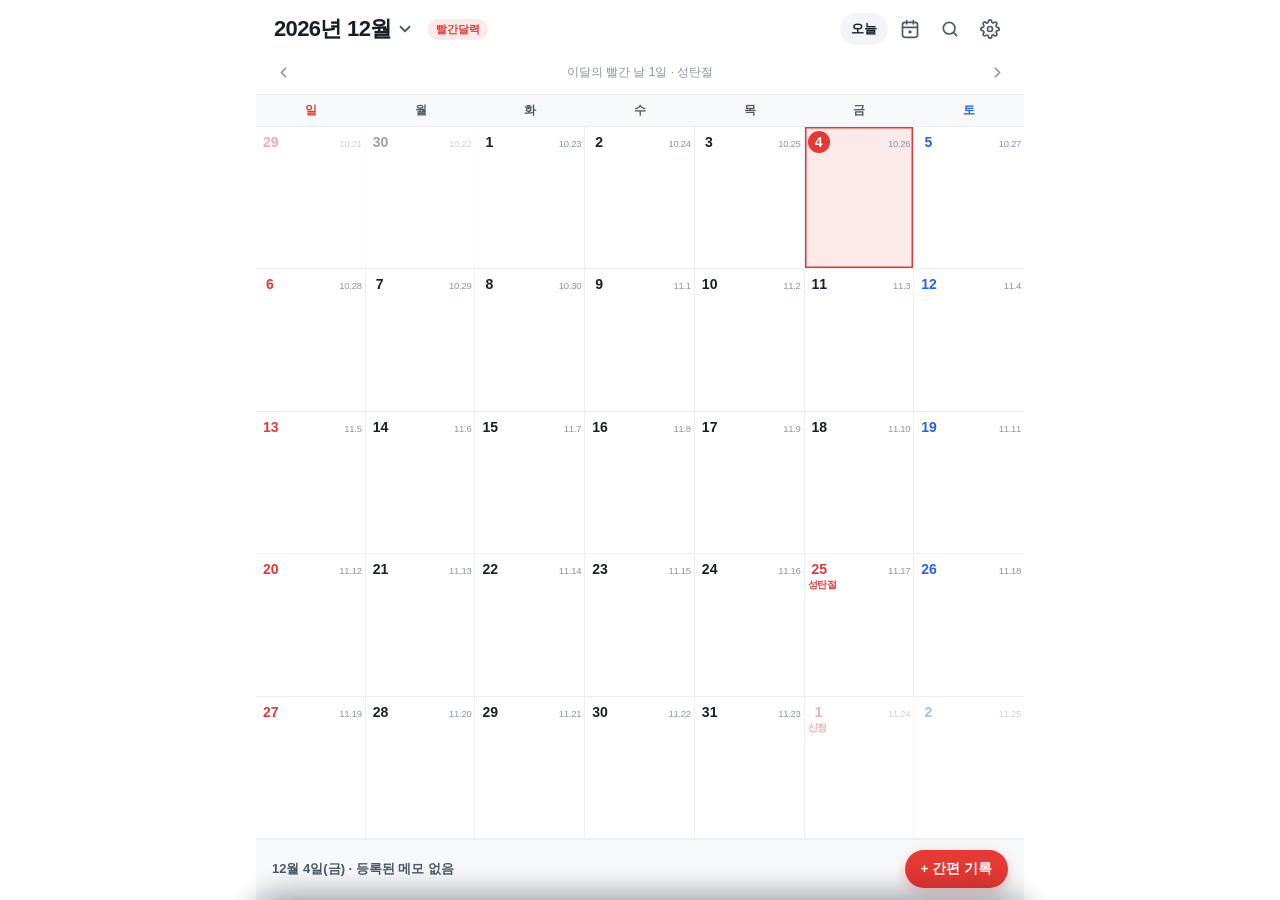
<file: index.html>
<!DOCTYPE html>
<html lang="ko">
<head>
  <meta charset="UTF-8">
  <meta name="viewport" content="width=device-width, initial-scale=1.0, maximum-scale=1.0, user-scalable=no, viewport-fit=cover">
  <meta name="apple-mobile-web-app-capable" content="yes">
  <meta name="mobile-web-app-capable" content="yes">
  <meta name="apple-mobile-web-app-status-bar-style" content="default">
  <meta name="apple-mobile-web-app-title" content="빨간달력">
  <meta name="theme-color" content="#FFFFFF" id="metaThemeColor">
  <meta name="format-detection" content="telephone=no">
  <title>빨간달력</title>
  <link rel="manifest" href="./manifest.json">
  <link rel="icon" type="image/svg+xml" href="./icon.svg">
  <link rel="apple-touch-icon" sizes="180x180" href="./icon.svg" id="appleTouchIcon">
  <link rel="stylesheet" href="./styles.css">
</head>
<body>
  <div class="app-shell" id="appShell">
    <!-- 상단 헤더 (노치 / 다이내믹 아일랜드 Safe Area 반영) -->
    <header class="top-bar">
      <div class="top-bar-left">
        <button type="button" class="month-Trigger" id="monthPickerBtn" aria-label="연도 및 월 선택">
          <span class="month-title" id="currentMonthLabel">2026년 11월</span>
          <svg class="chevron-icon" viewBox="0 0 20 20" fill="none" aria-hidden="true">
            <path d="M5 7.5L10 12.5L15 7.5" stroke="currentColor" stroke-width="2" stroke-linecap="round" stroke-linejoin="round"/>
          </svg>
        </button>
        <span class="app-SubBadge" id="appBrandBadge">빨간달력</span>
      </div>

      <div class="top-bar-actions">
        <button type="button" class="pill-btn today-btn" id="goTodayBtn" aria-label="오늘 날짜로 이동">오늘</button>
        <button type="button" class="icon-btn" id="openGiftBtn" aria-label="선물 메시지 보기" hidden>
          <svg viewBox="0 0 24 24" fill="none" stroke="currentColor" stroke-width="2" stroke-linecap="round" stroke-linejoin="round">
            <polyline points="20 12 20 22 4 22 4 12"></polyline>
            <rect x="2" y="7" width="20" height="5" rx="1"></rect>
            <line x1="12" y1="22" x2="12" y2="7"></line>
            <path d="M12 7H7.5a2.5 2.5 0 0 1 0-5C11 2 12 7 12 7z"></path>
            <path d="M12 7h4.5a2.5 2.5 0 0 0 0-5C13 2 12 7 12 7z"></path>
          </svg>
        </button>
        <button type="button" class="icon-btn" id="openHolidaysBtn" aria-label="연간 빨간 날 모아보기" title="빨간날 모아보기">
          <svg viewBox="0 0 24 24" fill="none" stroke="currentColor" stroke-width="2" stroke-linecap="round" stroke-linejoin="round">
            <rect x="3" y="4" width="18" height="18" rx="3"></rect>
            <line x1="16" y1="2" x2="16" y2="6"></line>
            <line x1="8" y1="2" x2="8" y2="6"></line>
            <line x1="3" y1="10" x2="21" y2="10"></line>
            <circle cx="12" cy="15.5" r="2" fill="currentColor" stroke="none"></circle>
          </svg>
        </button>
        <button type="button" class="icon-btn" id="openSearchBtn" aria-label="일정 및 공휴일 검색">
          <svg viewBox="0 0 24 24" fill="none" stroke="currentColor" stroke-width="2" stroke-linecap="round" stroke-linejoin="round">
            <circle cx="11" cy="11" r="7"></circle>
            <line x1="20" y1="20" x2="16.35" y2="16.35"></line>
          </svg>
        </button>
        <button type="button" class="icon-btn" id="openSettingsBtn" aria-label="설정 및 데이터 백업">
          <svg viewBox="0 0 24 24" fill="none" stroke="currentColor" stroke-width="2" stroke-linecap="round" stroke-linejoin="round">
            <circle cx="12" cy="12" r="3"></circle>
            <path d="M19.4 15a1.65 1.65 0 0 0 .33 1.82l.06.06a2 2 0 1 1-2.83 2.83l-.06-.06a1.65 1.65 0 0 0-1.82-.33 1.65 1.65 0 0 0-1 1.51V21a2 2 0 1 1-4 0v-.09A1.65 1.65 0 0 0 9 19.4a1.65 1.65 0 0 0-1.82.33l-.06.06a2 2 0 1 1-2.83-2.83l.06-.06a1.65 1.65 0 0 0 .33-1.82 1.65 1.65 0 0 0-1.51-1H3a2 2 0 1 1 0-4h.09A1.65 1.65 0 0 0 4.6 9a1.65 1.65 0 0 0-.33-1.82l-.06-.06a2 2 0 1 1 2.83-2.83l.06.06a1.65 1.65 0 0 0 1.82.33H9a1.65 1.65 0 0 0 1-1.51V3a2 2 0 1 1 4 0v.09a1.65 1.65 0 0 0 1 1.51 1.65 1.65 0 0 0 1.82-.33l.06-.06a2 2 0 1 1 2.83 2.83l-.06.06a1.65 1.65 0 0 0-.33 1.82V9a1.65 1.65 0 0 0 1.51 1H21a2 2 0 1 1 0 4h-.09a1.65 1.65 0 0 0-1.51 1z"></path>
          </svg>
        </button>
      </div>
    </header>

    <!-- 월 이동 보조 네비게이션 및 이달의 요약 바 -->
    <div class="month-subbar">
      <button type="button" class="nav-arrow-btn" id="prevMonthBtn" aria-label="이전 달">
        <svg viewBox="0 0 20 20" fill="none"><path d="M12.5 15L7.5 10L12.5 5" stroke="currentColor" stroke-width="2" stroke-linecap="round" stroke-linejoin="round"/></svg>
      </button>
      <div class="month-summary-text" id="monthSummaryText">이달의 빨간 날과 일정을 한눈에 확인하세요</div>
      <button type="button" class="nav-arrow-btn" id="nextMonthBtn" aria-label="다음 달">
        <svg viewBox="0 0 20 20" fill="none"><path d="M7.5 15L12.5 10L7.5 5" stroke="currentColor" stroke-width="2" stroke-linecap="round" stroke-linejoin="round"/></svg>
      </button>
    </div>

    <!-- 요일 헤더 -->
    <div class="weekday-header" role="row">
      <div class="weekday-cell sun">일</div>
      <div class="weekday-cell">월</div>
      <div class="weekday-cell">화</div>
      <div class="weekday-cell">수</div>
      <div class="weekday-cell">목</div>
      <div class="weekday-cell">금</div>
      <div class="weekday-cell sat">토</div>
    </div>

    <!-- 월간 달력 그리드 (좌우 스와이프 지원) -->
    <main class="calendar-viewport" id="calendarViewport">
      <div class="calendar-weeks" id="calendarWeeks" role="grid" aria-label="월간 달력"></div>
    </main>

    <!-- 하단 빠른 요약 바 (Safe Area 반영) -->
    <footer class="bottom-quick-bar" id="bottomQuickBar">
      <div class="quick-bar-info" id="selectedDayPreview">날짜를 탭하면 바로 메모할 수 있어요</div>
      <button type="button" class="quick-add-fab" id="quickOpenSheetBtn" aria-label="선택한 날짜에 바로 메모 작성">
        <span>+ 간편 기록</span>
      </button>
    </footer>
  </div>

  <!-- 공통 딤 백드롭 -->
  <div class="sheet-backdrop" id="sheetBackdrop" hidden></div>

  <!-- 1. 날짜별 초간편 메모·일정 바텀시트 -->
  <section class="bottom-sheet" id="dayBottomSheet" aria-hidden="true" role="dialog" aria-labelledby="sheetDateTitle">
    <div class="sheet-drag-zone" id="daySheetDragHandle">
      <span class="sheet-handle-bar"></span>
    </div>

    <div class="sheet-header">
      <div>
        <div class="sheet-date-row">
          <h2 class="sheet-date-title" id="sheetDateTitle">11월 20일 (금)</h2>
          <span class="sheet-dday-chip" id="sheetDdayChip">오늘</span>
        </div>
        <div class="sheet-sub-meta" id="sheetSubMeta">음력 10.12</div>
      </div>
      <button type="button" class="sheet-close-btn" data-close-sheet aria-label="닫기">✕</button>
    </div>

    <!-- 초간편 1줄 입력 폼 -->
    <form class="quick-memo-form" id="quickMemoForm" autocomplete="off">
      <input type="hidden" id="editingItemId" value="">
      <div class="quick-input-row">
        <button type="button" class="color-dot-trigger" id="activeColorDotBtn" aria-label="색상 태그 변경" title="색상 선택"></button>
        <input
          type="text"
          class="quick-text-input"
          id="quickMemoInput"
          placeholder="할 일이나 메모를 입력하고 저장을 탭하세요"
          maxlength="120"
        >
        <button type="submit" class="quick-save-btn" id="quickSaveBtn">저장</button>
      </div>

      <div class="quick-form-toolbar">
        <div class="color-palette-inline" id="colorPaletteInline"></div>
        <button type="button" class="toggle-detail-btn" id="toggleDetailOptionsBtn" aria-expanded="false">
          기간·반복·메모 설정 ▾
        </button>
      </div>

      <!-- 확장 상세 옵션 (연속 일정, 반복 일정, 보조 메모) -->
      <div class="detail-options-panel" id="detailOptionsPanel" hidden>
        <div class="form-field-grid">
          <label class="field-block">
            <span class="field-label">시작일</span>
            <input type="date" id="eventStartDateInput" class="field-input">
          </label>
          <label class="field-block">
            <span class="field-label">종료일 (연속 일정)</span>
            <input type="date" id="eventEndDateInput" class="field-input">
          </label>
        </div>

        <div class="form-field-grid single-col">
          <label class="field-block">
            <span class="field-label">반복 설정</span>
            <select id="eventRepeatSelect" class="field-input">
              <option value="none">반복 안 함</option>
              <option value="yearly-solar">매년 반복 (양력 기념일·생일)</option>
              <option value="yearly-lunar">매년 반복 (음력 생일·기일 자동 환산)</option>
              <option value="monthly">매월 같은 날 반복</option>
              <option value="weekly">매주 같은 요일 반복</option>
            </select>
          </label>
        </div>

        <label class="field-block">
          <span class="field-label">상세 메모 (선택)</span>
          <textarea id="eventNoteInput" class="field-textarea" rows="2" placeholder="장소, 준비물, 간단한 메모를 남겨보세요" maxlength="500"></textarea>
        </label>

        <div class="edit-cancel-row" id="editCancelRow" hidden>
          <span class="editing-indicator">기존 일정을 수정 중입니다</span>
          <button type="button" class="text-btn" id="cancelEditBtn">수정 취소</button>
        </div>
      </div>
    </form>

    <!-- 선택한 날짜의 공휴일·일정·메모 리스트 -->
    <div class="sheet-scroll-body" id="dayEventsContainer"></div>
  </section>

  <!-- 2. 빠른 연도·월 이동 바텀시트 -->
  <section class="bottom-sheet compact-sheet" id="monthPickerSheet" aria-hidden="true" role="dialog" aria-labelledby="pickerSheetTitle">
    <div class="sheet-drag-zone">
      <span class="sheet-handle-bar"></span>
    </div>
    <div class="sheet-header">
      <h2 class="sheet-date-title" id="pickerSheetTitle">빠른 연도 · 월 이동</h2>
      <button type="button" class="sheet-close-btn" data-close-sheet aria-label="닫기">✕</button>
    </div>
    <div class="picker-year-selector">
      <button type="button" class="year-step-btn" id="pickerPrevYearBtn" aria-label="이전 연도">‹</button>
      <span class="picker-year-label" id="pickerYearLabel">2026년</span>
      <button type="button" class="year-step-btn" id="pickerNextYearBtn" aria-label="다음 연도">›</button>
    </div>
    <div class="picker-month-grid" id="pickerMonthGrid"></div>
  </section>

  <!-- 3. 연간 빨간 날 모아보기 바텀시트 -->
  <section class="bottom-sheet tall-sheet" id="holidaysSheet" aria-hidden="true" role="dialog" aria-labelledby="holidaysSheetTitle">
    <div class="sheet-drag-zone">
      <span class="sheet-handle-bar"></span>
    </div>
    <div class="sheet-header">
      <div>
        <h2 class="sheet-date-title" id="holidaysSheetTitle">연간 빨간 날 모아보기</h2>
        <p class="sheet-sub-meta" id="holidaysCountSummary">공휴일 및 대체공휴일 전체 일정</p>
      </div>
      <button type="button" class="sheet-close-btn" data-close-sheet aria-label="닫기">✕</button>
    </div>
    <div class="picker-year-selector compact">
      <button type="button" class="year-step-btn" id="holidayPrevYearBtn" aria-label="이전 연도">‹</button>
      <span class="picker-year-label" id="holidayYearLabel">2026년</span>
      <button type="button" class="year-step-btn" id="holidayNextYearBtn" aria-label="다음 연도">›</button>
    </div>
    <div class="sheet-scroll-body" id="yearlyHolidaysList"></div>
  </section>

  <!-- 4. 키워드 검색 바텀시트 -->
  <section class="bottom-sheet tall-sheet" id="searchSheet" aria-hidden="true" role="dialog" aria-labelledby="searchSheetTitle">
    <div class="sheet-drag-zone">
      <span class="sheet-handle-bar"></span>
    </div>
    <div class="sheet-header">
      <h2 class="sheet-date-title" id="searchSheetTitle">일정 · 메모 · 공휴일 검색</h2>
      <button type="button" class="sheet-close-btn" data-close-sheet aria-label="닫기">✕</button>
    </div>
    <div class="search-box-wrap">
      <input type="search" id="searchKeywordInput" class="quick-text-input search-input" placeholder="검색어 입력 (예: 여행, 생일, 추석, 병원)">
    </div>
    <div class="sheet-scroll-body" id="searchResultsList"></div>
  </section>

  <!-- 5. 설정 및 원터치 JSON 백업·복원 바텀시트 -->
  <section class="bottom-sheet tall-sheet" id="settingsSheet" aria-hidden="true" role="dialog" aria-labelledby="settingsSheetTitle">
    <div class="sheet-drag-zone">
      <span class="sheet-handle-bar"></span>
    </div>
    <div class="sheet-header">
      <div>
        <h2 class="sheet-date-title" id="settingsSheetTitle">설정 및 데이터 보관</h2>
        <p class="sheet-sub-meta">화면 표시 설정과 백업·복원을 관리합니다</p>
      </div>
      <button type="button" class="sheet-close-btn" data-close-sheet aria-label="닫기">✕</button>
    </div>

    <div class="sheet-scroll-body settings-body">
      <div class="settings-section">
        <h3 class="settings-heading">포인트 컬러 테마</h3>
        <div class="theme-preset-grid" id="themePresetGrid"></div>
      </div>

      <div class="settings-section">
        <h3 class="settings-heading">달력 표시 옵션</h3>
        <div class="setting-row">
          <span class="setting-label">음력 날짜 표시</span>
          <select id="lunarDisplayModeSelect" class="field-input compact-select">
            <option value="all">매일 표시</option>
            <option value="key">초하루(1일)·보름(15일)만</option>
            <option value="off">표시 안 함</option>
          </select>
        </div>
        <div class="setting-row">
          <span class="setting-label">화면 모드</span>
          <select id="appearanceModeSelect" class="field-input compact-select">
            <option value="system">아이폰 설정 자동 연동</option>
            <option value="light">라이트 모드 고정</option>
            <option value="dark">다크 모드 고정</option>
          </select>
        </div>
      </div>

      <div class="settings-section">
        <h3 class="settings-heading">데이터 백업 및 복원 (기기 내부 저장)</h3>
        <p class="settings-desc">
          모든 메모와 일정은 외부 서버 전송 없이 아이폰 내부에만 안전하게 저장됩니다. Safari 데이터 초기화나 기기 변경에 대비해 주기적으로 백업해 두세요.
        </p>
        <div class="backup-stats" id="backupStatsBox">현재 저장된 일정 0개</div>

        <div class="backup-btn-grid">
          <button type="button" class="action-card-btn primary" id="downloadBackupBtn">
            <strong>JSON 파일 다운로드</strong>
            <span>아이폰 '파일' 앱에 백업 저장</span>
          </button>
          <button type="button" class="action-card-btn" id="copyBackupClipboardBtn">
            <strong>백업 텍스트 복사</strong>
            <span>메모장·나와의 채팅에 붙여넣기</span>
          </button>
        </div>

        <div class="restore-box">
          <div class="restore-mode-row">
            <span class="setting-label">복원 방식</span>
            <select id="restoreModeSelect" class="field-input compact-select">
              <option value="merge">기존 일정 유지 + 합치기</option>
              <option value="replace">백업 데이터로 전체 덮어쓰기</option>
            </select>
          </div>

          <div class="backup-btn-grid">
            <label class="action-card-btn file-label-btn">
              <strong>JSON 파일 불러오기</strong>
              <span>저장해 둔 백업 파일 선택</span>
              <input type="file" id="uploadBackupInput" accept=".json,application/json" hidden>
            </label>
            <button type="button" class="action-card-btn" id="togglePasteRestoreBtn">
              <strong>복사한 텍스트로 복원</strong>
              <span>클립보드 JSON 직접 붙여넣기</span>
            </button>
          </div>

          <div class="paste-restore-area" id="pasteRestoreArea" hidden>
            <textarea id="pasteRestoreTextarea" class="field-textarea" rows="3" placeholder="복사해 둔 백업 JSON 텍스트를 여기에 붙여넣으세요"></textarea>
            <button type="button" class="quick-save-btn full-width-btn" id="applyPasteRestoreBtn">텍스트 데이터 복원 실행</button>
          </div>
        </div>
      </div>

      <div class="settings-section">
        <h3 class="settings-heading">아이폰 홈 화면 설치 안내</h3>
        <p class="settings-desc">
          Safari 하단의 <strong>공유 버튼(□↑)</strong>을 누른 뒤 <strong>'홈 화면에 추가'</strong>를 선택하면 주소창 없는 전체 화면 달력 앱으로 바로 실행됩니다.
        </p>
      </div>
    </div>
  </section>

  <!-- 6. 선물 메시지 모달 카드 -->
  <div class="gift-modal-wrap" id="giftModalWrap" hidden role="dialog" aria-labelledby="giftModalTitle">
    <div class="gift-card">
      <div class="gift-card-badge">SPECIAL CALENDAR</div>
      <h2 class="gift-card-title" id="giftModalTitle">선물 메시지</h2>
      <p class="gift-card-message" id="giftModalMessage"></p>
      <p class="gift-card-sender" id="giftModalSender"></p>
      <button type="button" class="quick-save-btn full-width-btn" id="closeGiftModalBtn">달력 시작하기</button>
    </div>
  </div>

  <!-- 인앱 토스트 알림 -->
  <div class="toast-banner" id="toastBanner" role="status" aria-live="polite" hidden></div>

  <script src="./app.js"></script>
</body>
</html>
</file>
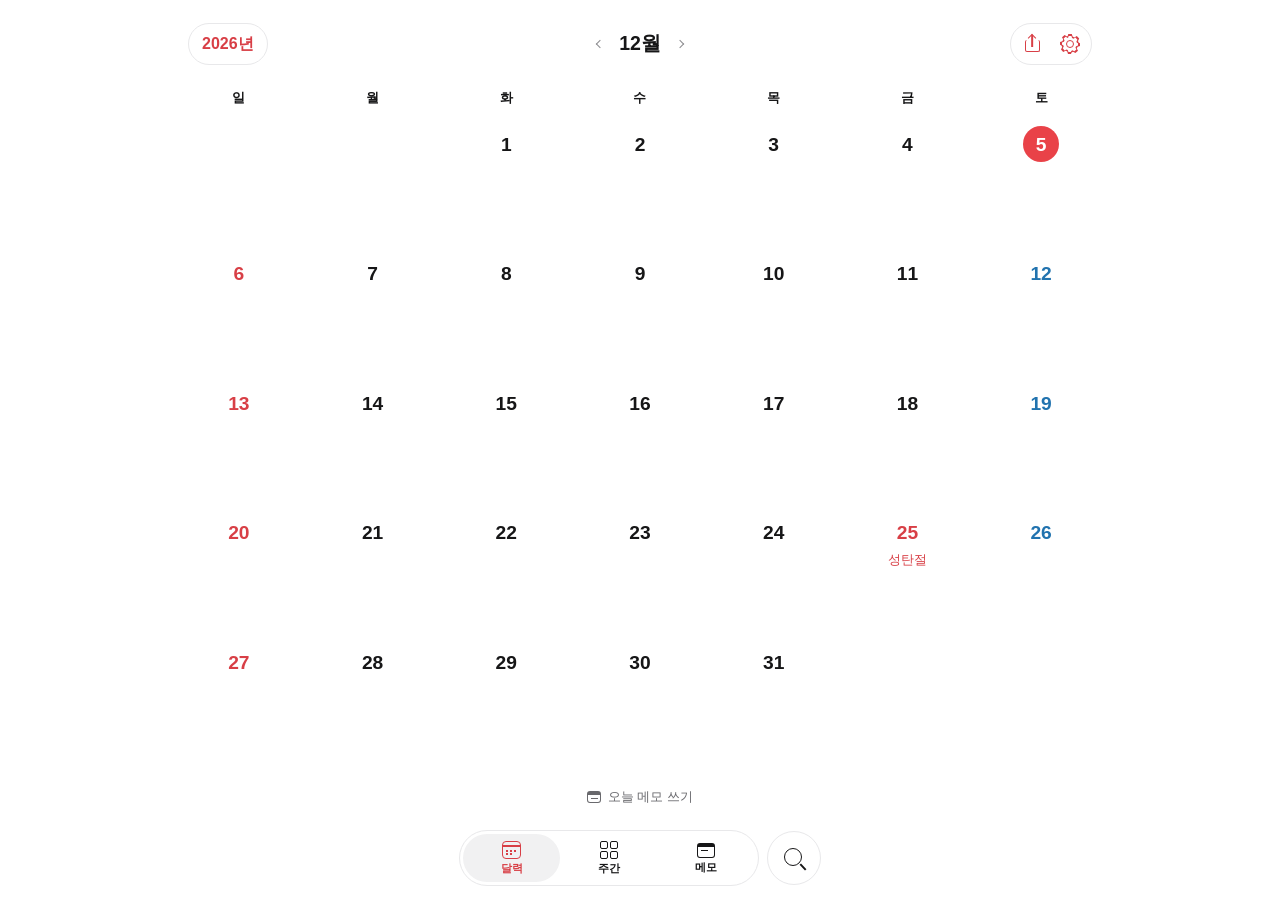
<file: dear-sunwoo/index.html>
<!doctype html>
<html lang="ko">
<head>
<meta charset="utf-8"><meta name="viewport" content="width=device-width,initial-scale=1,viewport-fit=cover">
<meta name="theme-color" content="#ffffff"><meta name="apple-mobile-web-app-capable" content="yes">
<meta name="apple-mobile-web-app-status-bar-style" content="default"><meta name="apple-mobile-web-app-title" content="달편지">
<meta http-equiv="Content-Security-Policy" content="default-src 'self'; script-src 'self' moonletter://app; style-src 'self' moonletter://app; img-src 'self' moonletter://app data:; connect-src 'self' https://moonletter-calendar-gift.aiultramin.chatgpt.site; worker-src 'self'; manifest-src 'self' moonletter://app; object-src 'none'; base-uri 'none'; form-action 'none'">
<meta name="referrer" content="no-referrer">
<title>달편지 · 선우의 달력</title>
<link rel="manifest" href="./manifest.webmanifest"><link rel="apple-touch-icon" href="./icon-180.png"><link rel="icon" href="./icon-192.png"><link rel="stylesheet" href="./month.css">
<script src="./dates.js" defer></script><script src="./pair.js" defer></script><script src="./month.js" defer></script>
</head>
<body>
<div id="appShell">
<header class="top"><button id="pickYear" class="pill year-button" aria-label="연도와 월 선택"><span id="yearLabel"></span></button>
<div class="month-control"><button id="prev" class="arrow" aria-label="이전 달"><i class="chevron left"></i></button><h1><button id="pickMonth" aria-label="월 선택"><span id="monthNumber"></span>월</button></h1><button id="next" class="arrow" aria-label="다음 달"><i class="chevron"></i></button></div>
<div class="pill actions"><button id="shareApp" aria-label="둘이 쓰는 달력과 초대"><i class="share-icon" aria-hidden="true">↑</i></button><button id="settingsOpen" aria-label="설정과 백업"><span class="gear" aria-hidden="true"></span></button></div></header>
<div class="pair-legend" id="pairLegend" hidden aria-label="공유 달력의 일정 색상"><button type="button" id="pairIndicator" aria-label="공유 달력 연결 상태 확인">공유 달력</button><span data-person="dongmin">동민</span><span data-person="sunwoo">선우</span><span data-person="together">함께</span></div>
<main id="main">
<section id="calendarPage" aria-label="월간 달력"><div class="weekdays" aria-hidden="true"><span>일</span><span>월</span><span>화</span><span>수</span><span>목</span><span>금</span><span>토</span></div>
<div id="grid" class="month-grid" role="group" aria-label="날짜 선택"></div>
<button class="daily-memo" id="monthMemo"><span class="note-icon" aria-hidden="true"></span><span id="monthMemoText">오늘 메모 쓰기</span></button></section>
<section id="weekPage" class="panel" hidden aria-label="주간 일정"><div class="page-title"><div><h2>주간</h2><p id="weekPeriod" class="meta"></p></div><div class="week-actions"><button class="secondary" id="weekNew">일정 추가</button><button class="secondary" id="openTasks">할 일</button></div></div><div id="weekList"></div></section>
<section id="tasksPage" class="panel" hidden aria-label="할 일"><div class="page-title"><h2>할 일</h2><button class="secondary" id="backWeek">주간으로</button></div><div class="seg"><button data-filter="open" aria-pressed="true">미완료</button><button data-filter="done" aria-pressed="false">완료한 일정</button></div><p id="taskPeriod" class="meta"></p><div id="taskList" class="list"></div></section>
<section id="memosPage" class="panel" hidden aria-label="메모"><div class="page-title"><h2>메모</h2><button id="newMemo" class="secondary">메모 쓰기</button></div><div id="memoList"></div></section>
<section id="searchPage" class="panel" hidden aria-label="검색"><h2>검색</h2><label class="search-field"><i class="search-icon" aria-hidden="true"></i><input id="query" type="search" placeholder="일정이나 메모 검색" aria-label="일정이나 메모 검색"></label><p id="resultCount" class="meta" aria-live="polite"></p><div id="searchList" class="list"></div></section></main>
<nav class="tabbar" aria-label="주 메뉴"><div class="tab-group"><button data-tab="calendar" aria-current="page"><i class="cal-icon" aria-hidden="true"></i>달력</button><button data-tab="week"><i class="week-icon" aria-hidden="true"><i></i><i></i><i></i><i></i></i>주간</button><button data-tab="memos"><i class="note-icon" aria-hidden="true"></i>메모</button></div><button class="search-tab" data-tab="search" aria-label="검색"><i class="search-icon" aria-hidden="true"></i></button></nav></div>
<dialog id="daySheet" aria-labelledby="dayTitle"><form id="quickForm" class="quick-sheet" autocomplete="off">
<header class="quick-head"><h2 id="dayTitle"></h2><p id="dayMeta" class="meta"></p></header>
<div class="quick-tools"><button id="quickMemoToggle" type="button" class="memo-toggle" aria-expanded="false">📕 메모 추가</button>
<div id="quickEmoji" class="emoji-bar" role="group" aria-label="일정에 이모지 넣기"></div></div>
<div class="quick-scroll">
<div id="quickMemoBox" hidden><label class="visually-hidden" for="quickMemoText">이날 메모</label><textarea id="quickMemoText" class="quick-memo-text" maxlength="2000" rows="2" placeholder="이날 기억할 메모"></textarea></div>
<div id="quickOptions" class="quick-options" hidden><div class="quick-options-title" id="quickOptionTitle"></div>
<div class="two"><label>반복<select id="quickRepeat"><option value="none">반복 안 함</option><option value="daily">매일</option><option value="weekly">매주</option><option value="monthly">매월</option><option value="yearly">매년</option></select></label>
<label>알림<select id="quickReminder"><option value="-1">알림 없음</option><option value="0">시작 시간</option><option value="10">10분 전</option><option value="30">30분 전</option><option value="60">1시간 전</option><option value="1440">하루 전</option></select></label></div>
<p class="micro" id="quickOptionHint"></p></div>
<div id="quickOwners" class="owner-picker" role="group" aria-label="선택한 줄의 주인" hidden><span>누구 일정?</span><button type="button" data-owner="dongmin">동민</button><button type="button" data-owner="sunwoo">선우</button><button type="button" data-owner="together">함께</button></div>
<div id="quickRows" class="quick-rows" role="group" aria-label="일정을 한 줄씩 입력"></div>
</div>
<p class="error quick-error" id="quickError" role="alert" hidden></p>
<footer class="quick-actions"><button id="quickCancel" type="button">취소</button><button id="quickSave" type="submit">저장</button></footer>
</form></dialog>
<dialog id="jump" aria-labelledby="jumpTitle"><form id="jumpForm" class="sheet"><div class="sheet-head"><h2 id="jumpTitle">연도와 월</h2><button type="button" data-close="jump" class="x" aria-label="닫기">×</button></div><div class="two"><label>연도<input id="jumpYear" type="number" inputmode="numeric" min="1900" max="2099" required></label><label>월<select id="jumpMonth"></select></label></div><div class="sheet-actions"><button type="button" id="today" class="secondary">오늘로</button><button class="primary" type="submit">이동</button></div></form></dialog>
<dialog id="memoEditor" aria-labelledby="memoTitle"><form class="sheet" id="memoForm"><div class="sheet-head"><h2 id="memoTitle">메모 쓰기</h2><button type="button" data-close="memoEditor" class="x" aria-label="닫기">×</button></div><label>날짜<input id="memoDate" type="date" min="1900-01-01" max="2099-12-31" required></label><label>메모<textarea id="memoBody" rows="5" maxlength="2000" placeholder="이날 기억할 내용을 적으세요"></textarea></label><p class="error" id="memoError" role="alert" hidden></p><div class="sheet-actions"><button type="button" class="danger" id="removeMemo" hidden>삭제</button><button class="primary" type="submit">저장</button></div></form></dialog>
<dialog id="shareDialog" aria-labelledby="shareTitle"><div class="sheet pair-sheet"><div class="sheet-head"><h2 id="shareTitle">둘이 쓰는 달력</h2><button type="button" data-close="shareDialog" class="x" aria-label="닫기">×</button></div>
<p class="meta" id="pairInfo"></p><div class="pair-check" id="pairCheck" hidden><div><strong id="pairCode"></strong><p class="micro" id="pairStatus" role="status"></p></div><button class="secondary" type="button" id="pairRefresh">지금 동기화</button></div>
<p id="joinNumber" class="meta" role="status" hidden></p>
<div id="roleField"><label>이 기기에서 기본으로 쓸 이름<select id="pairRole"><option value="" disabled>이름 선택</option><option value="dongmin">동민</option><option value="sunwoo">선우</option></select></label></div>
<button class="primary" id="pairStart">공유 달력 만들기</button><button class="primary" id="pairInvite" hidden>초대 링크 보내기</button>
<div id="pairAddressBox" hidden><label>두 사람의 초대 링크<input id="shareAddress" readonly></label><small>이 링크를 가진 사람은 일정을 보고 수정할 수 있어요.</small></div>
<details id="deviceDetails"><summary>홈 화면 앱 연결</summary>
<p class="micro">카톡에서 일정이 보이면 그 달력에서 코드를 받으세요. 홈 화면 앱에서 코드를 입력하면 같은 달력이 열려요.</p>
<div id="deviceSource"><button type="button" class="secondary" id="issueDevice">앱 연결 코드 받기</button><div id="deviceTicket" hidden><output id="deviceCode"></output><small>홈 화면의 달력 앱에 10분 안에 한 번 입력하세요. 코드를 가진 사람이 이 달력에 참여할 수 있어요.</small></div></div>
<form id="deviceJoin"><label for="deviceInput">앱 연결 코드 입력</label><input id="deviceInput" type="text" maxlength="24" autocapitalize="characters" autocomplete="off" spellcheck="false" placeholder="4자리씩 세 묶음"><button type="submit" class="secondary">코드 확인</button></form>
<p id="deviceError" class="error" role="alert" hidden></p></details>
<details id="joinDetails"><summary>받은 초대 링크로 연결</summary><label>상대방이 보낸 초대 링크<input id="joinAddress" type="text" autocomplete="off" autocapitalize="none" spellcheck="false" placeholder="초대 링크 붙여넣기"></label><button type="button" class="secondary" id="checkInvite">초대 확인</button></details>
<div class="settings-group"><button class="setting-action" id="pairCopy" hidden>초대 링크 복사</button><button class="setting-action" id="priorRoom" hidden>이전에 연결한 공유 달력 열기</button><button class="setting-action" id="pairImport" hidden>내 기존 일정을 공유 달력에 복사</button><button class="setting-action" id="pairSwitch" hidden>내 개인 달력 보기</button><button class="setting-action" id="publicLink">앱 주소만 공유</button></div>
<p class="error" id="pairError" role="alert" hidden></p></div></dialog>
<dialog id="editor" aria-labelledby="editorTitle"><form id="editForm" class="sheet"><div class="sheet-head full-editor-head"><button type="button" data-close="editor" class="x" aria-label="닫기">×</button><h2 id="editorTitle">일정 추가</h2><button type="submit" id="save" class="save-top">저장</button></div>
<label id="ownerLabel" hidden>누구 일정?<select id="ownerInput"><option value="dongmin">동민</option><option value="sunwoo">선우</option><option value="together">함께</option></select></label>
<label>제목<input id="titleInput" maxlength="120" required placeholder="어떤 일정인가요?" autocomplete="off"></label>
<button type="button" class="text-button" id="quickParse">문장에서 날짜·시간 채우기</button><p id="parseHint" class="micro" hidden></p>
<div class="two"><label>날짜<input id="dateInput" type="date" required min="1900-01-01" max="2099-12-31"></label><label>시간 <small>한국 시간</small><input id="timeInput" type="time"></label></div>
<div class="two"><label>분류<select id="categoryInput"><option value="personal">일상</option><option value="together">함께</option><option value="special">기념일</option></select></label><label>반복<select id="repeatInput"><option value="none">반복 안 함</option><option value="daily">매일</option><option value="weekly">매주</option><option value="monthly">매월</option><option value="yearly">매년</option></select></label></div>
<label id="scopeRow" hidden>반복 일정 변경 범위<select id="scopeInput"><option value="one">선택한 회차만</option><option value="series">전체 반복 일정</option></select></label>
<label>알림<select id="reminderInput"><option value="-1">알림 없음</option><option value="0">시작 시간</option><option value="10">10분 전</option><option value="30">30분 전</option><option value="60">1시간 전</option><option value="1440">하루 전</option></select></label><p class="micro" id="alarmHint"></p>
<label>메모 <small>선택</small><textarea id="noteInput" maxlength="4000" rows="2" placeholder="기억하고 싶은 내용을 적으세요"></textarea></label>
<p id="formError" class="error" role="alert" hidden></p><div class="sheet-actions"><button type="button" id="deleteEvent" class="danger" hidden>삭제</button><button type="button" id="exportEvent" class="secondary" hidden>캘린더 파일</button></div>
</form></dialog>
<dialog id="settings" aria-labelledby="settingsTitle"><div class="sheet"><div class="sheet-head"><div><p class="eyebrow">달편지</p><h2 id="settingsTitle">설정과 백업</h2></div><button data-close="settings" class="x" aria-label="닫기">×</button></div>
<button class="setting-action" id="settingsPair">둘이 쓰는 달력 · 초대와 동기화</button><p class="meta" id="storageInfo">일정은 이 기기에 저장됩니다. 기기를 바꾸기 전 백업 파일을 보관해 주세요.</p><div class="settings-group"><button id="backup" class="setting-action">백업 파일 내보내기 <span aria-hidden="true">↓</span></button><button id="restore" class="setting-action">백업 가져오기 <span aria-hidden="true">↑</span></button><input type="file" id="importInput" accept=".json,application/json" hidden></div>
<h3>일정 알림</h3><p class="meta" id="settingsAlarm"></p><button id="alarmAccess" class="secondary" hidden>알림 사용 설정</button>
<div id="installTip"><h3>홈 화면에 추가</h3><p class="meta">아이폰은 Safari의 공유 메뉴에서 ‘홈 화면에 추가’를, 안드로이드는 Chrome 메뉴에서 ‘홈 화면에 추가’ 또는 ‘앱 설치’를 선택하세요.</p></div>
<h3>달력 정보</h3><p class="meta">한국 시간 기준 · 공휴일 2026–2027년<br>음력은 기기에서 한국 음력 변환을 지원할 때 표시됩니다.</p>
<p id="settingsMsg" class="error" role="status" hidden></p></div></dialog>
<dialog id="confirmDialog" aria-labelledby="confirmTitle"><div class="sheet"><h2 id="confirmTitle"></h2><p class="meta" id="confirmText"></p><div class="sheet-actions"><button id="cancelConfirm" class="secondary">취소</button><button id="acceptConfirm" class="primary">확인</button></div></div></dialog>
<div id="toast" role="status" aria-live="polite" hidden></div>
<noscript>달편지를 사용하려면 JavaScript를 켜 주세요.</noscript>
</body></html>
</file>
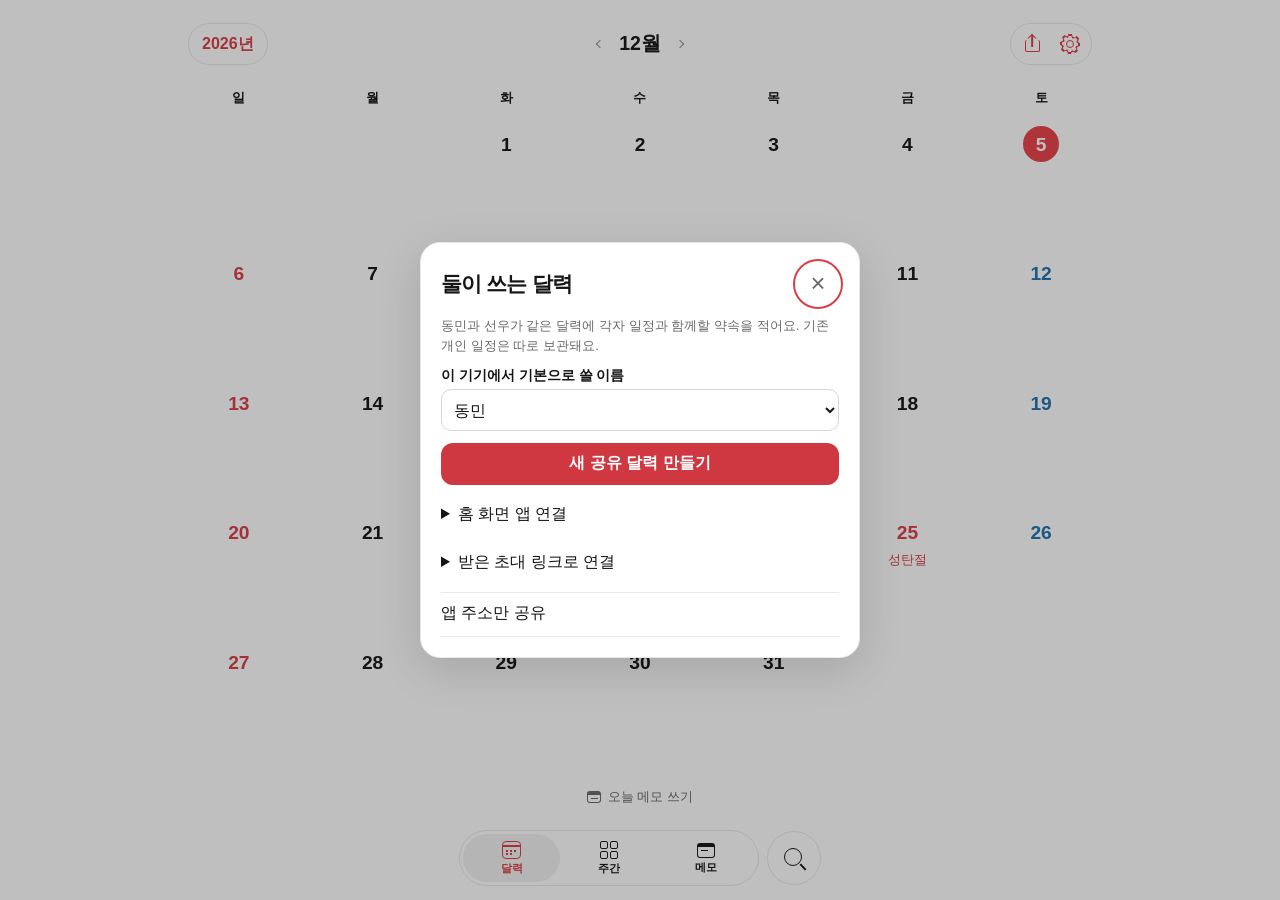
<file: dear-sunwoo/connect.html>
<!doctype html>
<html lang="ko">
<head><meta charset="utf-8"><meta name="viewport" content="width=device-width,initial-scale=1"><meta name="referrer" content="no-referrer">
<title>공유 달력 연결 확인 · 달편지</title><link rel="stylesheet" href="./month.css"><script src="./connect.js" defer></script></head>
<body><main class="sheet" style="max-width:32rem;margin:10vh auto"><h1>공유 달력 연결 확인</h1><p id="progress" role="status">현재 브라우저의 달력을 여는 중이에요.</p><p><a id="open" href="./?sync=1">달력 열기</a></p><button type="button" class="secondary" id="retry" hidden>다시 시도</button></main></body></html>
</file>
<file: styles.css>
:root {
  --accent: #E53935;
  --accent-soft: rgba(229, 57, 53, 0.11);
  --accent-border: rgba(229, 57, 53, 0.28);
  --holiday-red: #E53935;
  --saturday-blue: #2563EB;

  --bg-app: #FFFFFF;
  --bg-subtle: #F7F8FA;
  --bg-elevated: #FFFFFF;
  --bg-input: #F2F4F7;
  --text-primary: #191F28;
  --text-secondary: #4E5968;
  --text-muted: #8B95A1;
  --text-outside: #C9CFD6;
  --border-line: #ECEEF2;
  --border-strong: #DCE1E8;
  --shadow-sheet: 0 -10px 36px rgba(15, 23, 42, 0.16);
  --backdrop-bg: rgba(15, 23, 42, 0.42);

  --safe-top: env(safe-area-inset-top, 0px);
  --safe-bottom: env(safe-area-inset-bottom, 0px);
  --safe-left: env(safe-area-inset-left, 0px);
  --safe-right: env(safe-area-inset-right, 0px);

  --font-sans: -apple-system, BlinkMacSystemFont, "Apple SD Gothic Neo", "Pretendard", "Noto Sans KR", "Malgun Gothic", sans-serif;
}

[data-theme="dark"] {
  --bg-app: #121417;
  --bg-subtle: #1A1D22;
  --bg-elevated: #1E2228;
  --bg-input: #272C34;
  --text-primary: #F3F5F7;
  --text-secondary: #B8C0CC;
  --text-muted: #7B8494;
  --text-outside: #434A56;
  --border-line: #252A32;
  --border-strong: #343B46;
  --holiday-red: #FF6B6B;
  --saturday-blue: #60A5FA;
  --shadow-sheet: 0 -12px 40px rgba(0, 0, 0, 0.55);
  --backdrop-bg: rgba(0, 0, 0, 0.65);
}

*,
*::before,
*::after {
  box-sizing: border-box;
  -webkit-tap-highlight-color: transparent;
}

html,
body {
  margin: 0;
  padding: 0;
  width: 100%;
  height: 100%;
  overflow: hidden;
  overscroll-behavior: none;
  background-color: var(--bg-app);
  color: var(--text-primary);
  font-family: var(--font-sans);
  -webkit-font-smoothing: antialiased;
  touch-action: manipulation;
  -webkit-user-select: none;
  user-select: none;
}

input,
textarea,
select {
  font-family: inherit;
  font-size: 16px; /* iOS Safari 입력창 포커스 시 자동 줌인 방지(16px 이상 필수) */
  color: var(--text-primary);
  -webkit-user-select: text;
  user-select: text;
}

button {
  font-family: inherit;
  cursor: pointer;
  border: none;
  background: none;
  color: inherit;
  touch-action: manipulation;
}

[hidden] {
  display: none !important;
}

/* 앱 전체 레이아웃 쉘 */
.app-shell {
  display: flex;
  flex-direction: column;
  width: 100%;
  max-width: 768px;
  height: 100dvh;
  margin: 0 auto;
  padding-left: var(--safe-left);
  padding-right: var(--safe-right);
  background: var(--bg-app);
}

/* 상단 바 */
.top-bar {
  display: flex;
  align-items: center;
  justify-content: space-between;
  padding: calc(var(--safe-top) + 10px) 16px 8px;
  gap: 8px;
  flex-shrink: 0;
}

.top-bar-left {
  display: flex;
  align-items: center;
  gap: 8px;
  min-width: 0;
}

.month-Trigger {
  display: inline-flex;
  align-items: center;
  gap: 4px;
  padding: 4px 6px 4px 2px;
  border-radius: 10px;
  transition: background-color 0.15s ease;
}

.month-Trigger:active {
  background-color: var(--bg-input);
}

.month-title {
  font-size: 22px;
  font-weight: 800;
  letter-spacing: -0.03em;
  white-space: nowrap;
}

.chevron-icon {
  width: 18px;
  height: 18px;
  color: var(--text-secondary);
}

.app-SubBadge {
  font-size: 11px;
  font-weight: 700;
  padding: 3px 8px;
  border-radius: 999px;
  background: var(--accent-soft);
  color: var(--accent);
  white-space: nowrap;
}

.top-bar-actions {
  display: flex;
  align-items: center;
  gap: 4px;
  flex-shrink: 0;
}

.pill-btn {
  height: 32px;
  padding: 0 11px;
  border-radius: 999px;
  font-size: 13px;
  font-weight: 700;
  background: var(--bg-input);
  color: var(--text-primary);
  transition: transform 0.12s ease, background-color 0.15s ease;
}

.pill-btn:active {
  transform: scale(0.95);
}

.icon-btn {
  width: 36px;
  height: 36px;
  display: inline-flex;
  align-items: center;
  justify-content: center;
  border-radius: 50%;
  color: var(--text-secondary);
  transition: background-color 0.15s ease, transform 0.12s ease;
}

.icon-btn svg {
  width: 20px;
  height: 20px;
}

.icon-btn:active {
  background-color: var(--bg-input);
  transform: scale(0.94);
}

/* 월 보조 요약 바 */
.month-subbar {
  display: flex;
  align-items: center;
  justify-content: space-between;
  padding: 2px 12px 8px;
  gap: 8px;
  flex-shrink: 0;
}

.nav-arrow-btn {
  width: 30px;
  height: 28px;
  display: inline-flex;
  align-items: center;
  justify-content: center;
  border-radius: 8px;
  color: var(--text-muted);
}

.nav-arrow-btn svg {
  width: 17px;
  height: 17px;
}

.nav-arrow-btn:active {
  background: var(--bg-input);
}

.month-summary-text {
  font-size: 12px;
  color: var(--text-muted);
  text-align: center;
  white-space: nowrap;
  overflow: hidden;
  text-overflow: ellipsis;
}

/* 요일 헤더 */
.weekday-header {
  display: grid;
  grid-template-columns: repeat(7, minmax(0, 1fr));
  border-top: 1px solid var(--border-line);
  border-bottom: 1px solid var(--border-line);
  background: var(--bg-subtle);
  flex-shrink: 0;
}

.weekday-cell {
  padding: 7px 0;
  text-align: center;
  font-size: 12px;
  font-weight: 700;
  color: var(--text-secondary);
}

.weekday-cell.sun {
  color: var(--holiday-red);
}

.weekday-cell.sat {
  color: var(--saturday-blue);
}

/* 달력 메인 그리드 */
.calendar-viewport {
  flex: 1;
  min-height: 0;
  display: flex;
  flex-direction: column;
  overflow: hidden;
  position: relative;
}

.calendar-weeks {
  flex: 1;
  min-height: 0;
  display: flex;
  flex-direction: column;
}

.week-row {
  flex: 1;
  min-height: 0;
  position: relative;
  display: grid;
  grid-template-columns: repeat(7, minmax(0, 1fr));
  border-bottom: 1px solid var(--border-line);
}

.day-cell {
  position: relative;
  display: flex;
  flex-direction: column;
  padding: 4px 3px 2px;
  min-width: 0;
  min-height: 0;
  border-right: 1px solid var(--border-line);
  background: var(--bg-app);
  cursor: pointer;
  overflow: hidden;
  transition: background-color 0.12s ease;
}

.day-cell:nth-child(7n) {
  border-right: none;
}

.day-cell:active {
  background: var(--bg-subtle);
}

.day-cell.is-selected {
  background: var(--accent-soft);
  box-shadow: inset 0 0 0 1.5px var(--accent);
}

.day-cell.is-outside {
  opacity: 0.42;
}

.day-top-line {
  display: flex;
  align-items: baseline;
  justify-content: space-between;
  gap: 2px;
  min-height: 22px;
}

.day-number {
  display: inline-flex;
  align-items: center;
  justify-content: center;
  min-width: 22px;
  height: 22px;
  padding: 0 4px;
  border-radius: 999px;
  font-size: 14px;
  font-weight: 700;
  line-height: 1;
  color: var(--text-primary);
}

.day-cell.is-sun .day-number,
.day-cell.is-holiday .day-number {
  color: var(--holiday-red);
}

.day-cell.is-sat:not(.is-holiday) .day-number {
  color: var(--saturday-blue);
}

.day-cell.is-today .day-number {
  background: var(--accent);
  color: #FFFFFF !important;
  font-weight: 800;
}

.lunar-tiny {
  font-size: 9.5px;
  font-weight: 500;
  color: var(--text-muted);
  white-space: nowrap;
  letter-spacing: -0.03em;
}

.holiday-caption {
  font-size: 9.5px;
  font-weight: 700;
  letter-spacing: -0.04em;
  line-height: 1.15;
  color: var(--holiday-red);
  white-space: nowrap;
  overflow: hidden;
  text-overflow: ellipsis;
  margin-bottom: 2px;
  min-height: 11px;
}

/* 셀 내부 일정·연속바 배지 슬롯 */
.cell-events-stack {
  display: flex;
  flex-direction: column;
  gap: 2px;
  margin: 0 -3px;
  min-width: 0;
  flex: 1;
  overflow: hidden;
}

.cell-event-pill {
  height: 15px;
  line-height: 15px;
  font-size: 10px;
  font-weight: 600;
  margin: 0 3px;
  padding: 0 4px;
  border-radius: 4px;
  white-space: nowrap;
  overflow: hidden;
  text-overflow: ellipsis;
  color: #FFFFFF;
}

.cell-event-pill.is-done {
  opacity: 0.48;
  text-decoration: line-through;
}

/* 연속 일정(시작~종료 연결 바) 시각 스타일 */
.cell-event-pill.span-start {
  margin-left: 3px;
  margin-right: 0;
  border-radius: 4px 0 0 4px;
}

.cell-event-pill.span-mid {
  margin-left: 0;
  margin-right: 0;
  border-radius: 0;
}

.cell-event-pill.span-end {
  margin-left: 0;
  margin-right: 3px;
  border-radius: 0 4px 4px 0;
}

.cell-more-count {
  font-size: 9.5px;
  font-weight: 700;
  color: var(--text-muted);
  padding-left: 5px;
  line-height: 1.1;
}

/* 하단 빠른 기록 바 */
.bottom-quick-bar {
  display: flex;
  align-items: center;
  justify-content: space-between;
  gap: 10px;
  padding: 10px 16px calc(var(--safe-bottom) + 12px);
  background: var(--bg-subtle);
  border-top: 1px solid var(--border-line);
  flex-shrink: 0;
}

.quick-bar-info {
  font-size: 13px;
  font-weight: 600;
  color: var(--text-secondary);
  white-space: nowrap;
  overflow: hidden;
  text-overflow: ellipsis;
}

.quick-add-fab {
  flex-shrink: 0;
  height: 38px;
  padding: 0 16px;
  border-radius: 999px;
  background: var(--accent);
  color: #FFFFFF;
  font-size: 13.5px;
  font-weight: 700;
  box-shadow: 0 4px 12px var(--accent-border);
  transition: transform 0.12s ease;
}

.quick-add-fab:active {
  transform: scale(0.96);
}

/* 바텀시트 공통 */
.sheet-backdrop {
  position: fixed;
  inset: 0;
  background: var(--backdrop-bg);
  z-index: 90;
  opacity: 0;
  transition: opacity 0.22s ease;
}

.sheet-backdrop.is-open {
  opacity: 1;
}

.bottom-sheet {
  position: fixed;
  left: 0;
  right: 0;
  bottom: 0;
  margin: 0 auto;
  width: 100%;
  max-width: 768px;
  max-height: 86dvh;
  display: flex;
  flex-direction: column;
  background: var(--bg-elevated);
  border-radius: 22px 22px 0 0;
  box-shadow: var(--shadow-sheet);
  padding-bottom: calc(var(--safe-bottom) + 14px);
  z-index: 100;
  transform: translateY(105%);
  transition: transform 0.28s cubic-bezier(0.22, 1, 0.36, 1);
  pointer-events: none;
}

.bottom-sheet.is-open {
  transform: translateY(0);
  pointer-events: auto;
}

.bottom-sheet.tall-sheet {
  max-height: 88dvh;
}

.sheet-drag-zone {
  padding: 10px 0 4px;
  display: flex;
  justify-content: center;
  cursor: grab;
  flex-shrink: 0;
}

.sheet-handle-bar {
  width: 40px;
  height: 4.5px;
  border-radius: 999px;
  background: var(--border-strong);
}

.sheet-header {
  display: flex;
  align-items: flex-start;
  justify-content: space-between;
  padding: 6px 20px 12px;
  gap: 12px;
  flex-shrink: 0;
}

.sheet-date-row {
  display: flex;
  align-items: center;
  gap: 8px;
  flex-wrap: wrap;
}

.sheet-date-title {
  margin: 0;
  font-size: 19px;
  font-weight: 800;
  letter-spacing: -0.02em;
}

.sheet-dday-chip {
  font-size: 11px;
  font-weight: 700;
  padding: 2px 8px;
  border-radius: 999px;
  background: var(--accent-soft);
  color: var(--accent);
}

.sheet-sub-meta {
  margin: 4px 0 0;
  font-size: 12.5px;
  color: var(--text-muted);
}

.sheet-close-btn {
  width: 32px;
  height: 32px;
  border-radius: 50%;
  background: var(--bg-input);
  color: var(--text-secondary);
  font-size: 14px;
  font-weight: 700;
  display: inline-flex;
  align-items: center;
  justify-content: center;
  flex-shrink: 0;
}

/* 바텀시트 초간편 입력 폼 */
.quick-memo-form {
  padding: 0 18px 12px;
  border-bottom: 1px solid var(--border-line);
  flex-shrink: 0;
}

.quick-input-row {
  display: flex;
  align-items: center;
  gap: 8px;
  background: var(--bg-input);
  padding: 6px 6px 6px 12px;
  border-radius: 14px;
}

.color-dot-trigger {
  width: 18px;
  height: 18px;
  border-radius: 50%;
  flex-shrink: 0;
  background: var(--accent);
  box-shadow: 0 0 0 2px var(--bg-elevated);
}

.quick-text-input {
  flex: 1;
  min-width: 0;
  border: none;
  background: transparent;
  outline: none;
  padding: 6px 2px;
  font-size: 16px;
}

.quick-save-btn {
  height: 36px;
  padding: 0 15px;
  border-radius: 10px;
  background: var(--accent);
  color: #FFFFFF;
  font-size: 14px;
  font-weight: 700;
  flex-shrink: 0;
}

.quick-form-toolbar {
  display: flex;
  align-items: center;
  justify-content: space-between;
  margin-top: 9px;
  gap: 8px;
}

.color-palette-inline {
  display: flex;
  align-items: center;
  gap: 7px;
}

.palette-swatch {
  width: 20px;
  height: 20px;
  border-radius: 50%;
  transition: transform 0.12s ease;
  position: relative;
}

.palette-swatch.is-active {
  transform: scale(1.18);
  box-shadow: 0 0 0 2px var(--bg-elevated), 0 0 0 4px var(--text-primary);
}

.toggle-detail-btn {
  font-size: 12.5px;
  font-weight: 600;
  color: var(--text-secondary);
  padding: 4px 8px;
  border-radius: 8px;
  background: var(--bg-subtle);
}

.detail-options-panel {
  margin-top: 10px;
  padding: 12px;
  border-radius: 12px;
  background: var(--bg-subtle);
  display: flex;
  flex-direction: column;
  gap: 10px;
}

.form-field-grid {
  display: grid;
  grid-template-columns: repeat(2, minmax(0, 1fr));
  gap: 8px;
}

.form-field-grid.single-col {
  grid-template-columns: 1fr;
}

.field-block {
  display: flex;
  flex-direction: column;
  gap: 4px;
}

.field-label {
  font-size: 11.5px;
  font-weight: 700;
  color: var(--text-secondary);
}

.field-input,
.field-textarea {
  width: 100%;
  padding: 8px 10px;
  border-radius: 10px;
  border: 1px solid var(--border-strong);
  background: var(--bg-elevated);
  outline: none;
}

.field-textarea {
  resize: none;
}

.edit-cancel-row {
  display: flex;
  align-items: center;
  justify-content: space-between;
  font-size: 12px;
}

.editing-indicator {
  color: var(--accent);
  font-weight: 700;
}

.text-btn {
  font-size: 12px;
  font-weight: 700;
  color: var(--text-secondary);
  text-decoration: underline;
}

/* 바텀시트 스크롤 콘텐츠 */
.sheet-scroll-body {
  flex: 1;
  min-height: 120px;
  overflow-y: auto;
  -webkit-overflow-scrolling: touch;
  padding: 12px 18px 8px;
}

.holiday-banner-item {
  display: flex;
  align-items: center;
  justify-content: space-between;
  padding: 10px 12px;
  margin-bottom: 8px;
  border-radius: 12px;
  background: rgba(229, 57, 53, 0.09);
  color: var(--holiday-red);
  font-size: 13.5px;
  font-weight: 700;
}

.event-card-item {
  display: flex;
  align-items: flex-start;
  gap: 10px;
  padding: 11px 12px;
  margin-bottom: 8px;
  border-radius: 13px;
  background: var(--bg-subtle);
  border-left: 4px solid var(--accent);
}

.event-check-btn {
  width: 22px;
  height: 22px;
  margin-top: 1px;
  border-radius: 50%;
  border: 2px solid var(--border-strong);
  display: inline-flex;
  align-items: center;
  justify-content: center;
  flex-shrink: 0;
  color: #FFFFFF;
  font-size: 12px;
}

.event-check-btn.is-checked {
  background: var(--accent);
  border-color: var(--accent);
}

.event-card-content {
  flex: 1;
  min-width: 0;
}

.event-card-title {
  font-size: 14.5px;
  font-weight: 700;
  color: var(--text-primary);
  word-break: break-word;
}

.event-card-title.is-done {
  text-decoration: line-through;
  color: var(--text-muted);
}

.event-card-badges {
  display: flex;
  flex-wrap: wrap;
  gap: 5px;
  margin-top: 4px;
}

.meta-tag {
  font-size: 11px;
  font-weight: 600;
  padding: 2px 6px;
  border-radius: 6px;
  background: var(--bg-elevated);
  color: var(--text-secondary);
}

.event-card-note {
  margin-top: 5px;
  font-size: 12.5px;
  color: var(--text-secondary);
  white-space: pre-wrap;
  word-break: break-word;
}

.event-card-actions {
  display: flex;
  align-items: center;
  gap: 4px;
  flex-shrink: 0;
}

.mini-action-btn {
  padding: 5px 8px;
  border-radius: 8px;
  font-size: 12px;
  font-weight: 600;
  color: var(--text-secondary);
  background: var(--bg-elevated);
}

.mini-action-btn.danger {
  color: var(--holiday-red);
}

.empty-day-state {
  text-align: center;
  padding: 26px 12px;
  color: var(--text-muted);
  font-size: 13.5px;
}

/* 연도·월 피커 */
.picker-year-selector {
  display: flex;
  align-items: center;
  justify-content: center;
  gap: 20px;
  padding: 6px 20px 14px;
}

.picker-year-selector.compact {
  padding-bottom: 8px;
}

.year-step-btn {
  width: 36px;
  height: 36px;
  border-radius: 50%;
  background: var(--bg-input);
  font-size: 20px;
  font-weight: 700;
}

.picker-year-label {
  font-size: 19px;
  font-weight: 800;
}

.picker-month-grid {
  display: grid;
  grid-template-columns: repeat(4, minmax(0, 1fr));
  gap: 10px;
  padding: 4px 20px 16px;
}

.month-grid-btn {
  height: 46px;
  border-radius: 12px;
  background: var(--bg-subtle);
  font-size: 15px;
  font-weight: 700;
}

.month-grid-btn.is-active {
  background: var(--accent);
  color: #FFFFFF;
}

/* 연간 빨간 날 & 검색 리스트 */
.search-box-wrap {
  padding: 0 18px 10px;
}

.search-input {
  width: 100%;
  background: var(--bg-input);
  padding: 10px 14px;
  border-radius: 12px;
}

.list-row-card {
  display: flex;
  align-items: center;
  justify-content: space-between;
  gap: 12px;
  width: 100%;
  text-align: left;
  padding: 12px 14px;
  margin-bottom: 8px;
  border-radius: 13px;
  background: var(--bg-subtle);
}

.list-row-card:active {
  background: var(--bg-input);
}

.list-row-date {
  font-size: 12px;
  font-weight: 700;
  color: var(--text-muted);
}

.list-row-title {
  font-size: 14.5px;
  font-weight: 700;
  color: var(--text-primary);
  margin-top: 2px;
}

.list-row-title.is-red {
  color: var(--holiday-red);
}

.streak-badge {
  font-size: 11px;
  font-weight: 700;
  padding: 4px 8px;
  border-radius: 999px;
  background: var(--accent-soft);
  color: var(--accent);
  white-space: nowrap;
}

/* 설정 시트 */
.settings-body {
  display: flex;
  flex-direction: column;
  gap: 20px;
}

.settings-section {
  display: flex;
  flex-direction: column;
  gap: 10px;
}

.settings-heading {
  margin: 0;
  font-size: 14px;
  font-weight: 800;
  color: var(--text-secondary);
}

.settings-desc {
  margin: 0;
  font-size: 12.5px;
  line-height: 1.5;
  color: var(--text-muted);
}

.theme-preset-grid {
  display: grid;
  grid-template-columns: repeat(3, minmax(0, 1fr));
  gap: 8px;
}

.theme-chip-btn {
  display: flex;
  align-items: center;
  gap: 8px;
  padding: 9px 10px;
  border-radius: 11px;
  background: var(--bg-subtle);
  border: 1.5px solid transparent;
  font-size: 12.5px;
  font-weight: 700;
}

.theme-chip-btn.is-active {
  border-color: var(--accent);
  background: var(--accent-soft);
}

.theme-chip-dot {
  width: 14px;
  height: 14px;
  border-radius: 50%;
  flex-shrink: 0;
}

.setting-row,
.restore-mode-row {
  display: flex;
  align-items: center;
  justify-content: space-between;
  gap: 12px;
  padding: 10px 12px;
  border-radius: 12px;
  background: var(--bg-subtle);
}

.setting-label {
  font-size: 13.5px;
  font-weight: 700;
}

.compact-select {
  width: auto;
  min-width: 155px;
}

.backup-stats {
  font-size: 12.5px;
  font-weight: 700;
  color: var(--accent);
  padding: 8px 12px;
  border-radius: 10px;
  background: var(--accent-soft);
}

.backup-btn-grid {
  display: grid;
  grid-template-columns: repeat(2, minmax(0, 1fr));
  gap: 8px;
}

.action-card-btn {
  display: flex;
  flex-direction: column;
  align-items: flex-start;
  gap: 3px;
  padding: 12px;
  border-radius: 12px;
  background: var(--bg-subtle);
  border: 1px solid var(--border-strong);
  text-align: left;
}

.action-card-btn.primary {
  background: var(--accent-soft);
  border-color: var(--accent-border);
}

.action-card-btn strong {
  font-size: 13px;
  color: var(--text-primary);
}

.action-card-btn span {
  font-size: 11px;
  color: var(--text-muted);
}

.file-label-btn {
  cursor: pointer;
}

.restore-box {
  display: flex;
  flex-direction: column;
  gap: 8px;
}

.paste-restore-area {
  display: flex;
  flex-direction: column;
  gap: 8px;
  margin-top: 4px;
}

.full-width-btn {
  width: 100%;
  height: 42px;
}

/* 선물 메시지 카드 모달 */
.gift-modal-wrap {
  position: fixed;
  inset: 0;
  z-index: 130;
  background: var(--backdrop-bg);
  display: flex;
  align-items: center;
  justify-content: center;
  padding: 24px;
}

.gift-card {
  width: 100%;
  max-width: 360px;
  background: var(--bg-elevated);
  border-radius: 24px;
  padding: 26px 22px 22px;
  text-align: center;
  box-shadow: 0 20px 48px rgba(0, 0, 0, 0.28);
}

.gift-card-badge {
  display: inline-block;
  font-size: 11px;
  font-weight: 800;
  letter-spacing: 0.08em;
  padding: 4px 10px;
  border-radius: 999px;
  background: var(--accent-soft);
  color: var(--accent);
}

.gift-card-title {
  margin: 14px 0 10px;
  font-size: 20px;
  font-weight: 800;
}

.gift-card-message {
  margin: 0 0 14px;
  font-size: 14.5px;
  line-height: 1.6;
  color: var(--text-secondary);
  white-space: pre-line;
}

.gift-card-sender {
  margin: 0 0 18px;
  font-size: 13px;
  font-weight: 700;
  color: var(--text-muted);
}

/* 토스트 배너 */
.toast-banner {
  position: fixed;
  left: 50%;
  bottom: calc(var(--safe-bottom) + 74px);
  transform: translateX(-50%);
  z-index: 150;
  background: rgba(25, 31, 40, 0.92);
  color: #FFFFFF;
  font-size: 13px;
  font-weight: 600;
  padding: 10px 18px;
  border-radius: 999px;
  white-space: nowrap;
  box-shadow: 0 6px 20px rgba(0, 0, 0, 0.22);
}

@media (max-height: 680px) {
  .day-number {
    font-size: 13px;
    height: 20px;
    min-width: 20px;
  }
  .cell-event-pill {
    height: 13px;
    line-height: 13px;
    font-size: 9.5px;
  }
}
</file>
<file: dear-sunwoo/month.css>
:root {
  color-scheme: light;
  --ink: #161617;
  --muted: #69696d;
  --line: #e8e8ea;
  --red: #d83f46;
  --blue: #2173af;
  --soft: #f5f5f6;
  font-family: -apple-system, BlinkMacSystemFont, "Apple SD Gothic Neo", "Noto Sans CJK KR", "Roboto", sans-serif;
}
* { box-sizing: border-box }
[hidden] { display: none !important }
body { margin: 0; color: var(--ink); background: white; -webkit-font-smoothing: antialiased }
button, input, select, textarea { font: inherit; color: inherit }
button { background: transparent; border: 0; cursor: pointer; -webkit-tap-highlight-color: transparent }
button:disabled { opacity: .4; cursor: default }
button:focus-visible, input:focus-visible, select:focus-visible, textarea:focus-visible { outline: 2px solid var(--red); outline-offset: 2px }
h1,h2,h3,p { margin: 0 }
h2 { font-size: 1.38rem; letter-spacing: -.04em }
#appShell { max-width: 960px; margin: auto; min-height: 100vh; min-height: 100dvh; display: flex; flex-direction: column }
.top { display: grid; grid-template-columns: 1fr auto 1fr; align-items: center; gap: 4px; width: 100%; padding: calc(10px + env(safe-area-inset-top)) clamp(12px, 3vw, 28px) 8px }
.pill { border: 1px solid var(--line); border-radius: 100px; min-height: 42px; background: white }
.year-button { justify-self: start; color: var(--red); padding: 0 13px; font-weight: 600; font-size: 1rem; white-space: nowrap }
.month-control { display: flex; align-items: center; justify-content: center; gap: 2px }
.month-control h1 { font-size: 1.22rem; font-weight: 700; white-space: nowrap; line-height: 1.2 }
.month-control h1 button { min-height: 44px; padding: 0 3px; font-weight: inherit }
.arrow { width: 29px; height: 42px; display: grid; place-items: center; color: #8b8b8e }
.chevron { width: 6px; height: 6px; border: solid currentColor; border-width: 1.5px 1.5px 0 0; transform: rotate(45deg) }
.chevron.left { transform: rotate(-135deg) }
.actions { display: flex; justify-self: end; padding: 0 2px }
.actions button { color: var(--red); min-width: 38px; min-height: 40px; display: grid; place-items: center; border-radius: 50% }
 .gear {
  --edge: polygon(41% 0,59% 0,63% 13%,72% 17%,84% 10%,96% 23%,90% 35%,93% 42%,100% 46%,100% 60%,88% 64%,84% 72%,90% 84%,77% 95%,65% 89%,58% 93%,55% 100%,40% 100%,36% 88%,28% 84%,16% 90%,5% 77%,11% 65%,7% 57%,0 54%,0 40%,12% 36%,16% 28%,10% 16%,23% 5%,35% 12%,40% 8%);
  display: block; position: relative; width: 20px; height: 20px; background: currentColor; clip-path: var(--edge);
}
.gear:before { content: ''; position: absolute; inset: 2px; background: white; clip-path: var(--edge) }
.gear:after { content: ''; position: absolute; inset: 6px; border: 1.6px solid currentColor; border-radius: 50% }
.share-icon:before { content: ""; position: absolute; background: currentColor; width: 1.7px; height: 12px; left: 50%; transform: translateX(-50%); bottom: 4px }
.share-icon:after { content: ""; position: absolute; width: 5px; height: 5px; border: solid currentColor; border-width: 1.65px 0 0 1.65px; left: 50%; bottom: 10px; transform: translateX(-50%) rotate(45deg) }
.share-icon { width: 15px; height: 12px; border: 1.6px solid currentColor; border-top: 0; border-radius: 2px; font-size: 0; position: relative; margin-top: 4px; font-style: normal }
main { flex: 1; display: flex; flex-direction: column; min-width: 0 }
#calendarPage { flex: 1; display: flex; flex-direction: column }
.weekdays, .month-grid { display: grid; grid-template-columns: repeat(7, minmax(0, 1fr)); text-align: center; padding-inline: clamp(4px, 1vw, 12px) }
.weekdays { font-size: .84rem; font-weight: 600; padding-block: 10px 8px }
.month-grid { flex: 1; grid-template-rows: repeat(var(--rows,5), minmax(65px,1fr)); touch-action: pan-y; user-select: none; min-height: calc(var(--rows,5) * 66px) }
.month-grid.weeks-4 { --rows: 4 }
.month-grid.weeks-6 { --rows: 6 }
.day { text-align: center; padding: 4px 1px 0; min-width: 0; display: flex; flex-direction: column; align-items: center; gap: 0; position: relative; line-height: 1.18; border-radius: 8px; overflow: hidden }
.day b { border-radius: 50%; font-size: clamp(1rem, 1.6vw, 1.2rem); line-height: 1; font-weight: 690; display: grid; place-items: center; width: 1.9em; height: 1.9em; font-variant-numeric: tabular-nums }
.day.sun b, .day.holiday b { color: var(--red) }
.day.sat b { color: var(--blue) }
.day[aria-current="date"] b { background: #e94248; color: white }
.day-line { display: block; width: 100%; min-width: 0; padding: 0 1px; font-size: clamp(.62rem, 2.5vw, .8rem); font-weight: 450; line-height: 1.28; color: #252526; overflow: hidden; text-overflow: ellipsis; white-space: nowrap }
.day-line.wrap { display: -webkit-box; -webkit-line-clamp: 2; -webkit-box-orient: vertical; white-space: normal; overflow-wrap: anywhere; }
.day-line.holiday-name { color: var(--red) }
.day-line.done { text-decoration: line-through; color: #707074 }
.day-line.more { color: var(--muted); font-size: .67rem }
.daily-memo { display: flex; align-items: center; justify-content: center; gap: 7px; color: var(--muted); margin: 2px auto; padding: 8px 16px; min-height: 38px; max-width: 95%; font-size: .84rem }
#monthMemoText { white-space: nowrap; overflow: hidden; text-overflow: ellipsis }
.tabbar { position: sticky; bottom: 0; z-index: 2; margin: 0 auto; padding: 6px 16px calc(8px + env(safe-area-inset-bottom)); display: flex; align-items: center; justify-content: center; gap: 8px; width: 100%; background: #fff }
.tab-group, .search-tab { border: 1px solid var(--line); background: #fff; border-radius: 100px }
.tab-group { display: flex; width: min(300px, calc(100% - 60px)); padding: 3px }
.tab-group button { flex: 1; display: flex; flex-direction: column; align-items: center; justify-content: center; gap: 4px; min-height: 48px; border-radius: 100px; line-height: 1; font-size: .7rem; font-weight: 600 }
.tabbar [aria-current] { background: #f1f1f2; color: var(--red) }
.search-tab { height: 54px; width: 54px; display: grid; place-items: center }
.cal-icon, .week-icon, .note-icon, .search-icon { display: inline-block; position: relative; flex: none; font-style: normal }
.cal-icon { width: 19px; height: 18px; border: 1.7px solid currentColor; border-radius: 4px; background: linear-gradient(transparent 3px,currentColor 3px,currentColor 5px,transparent 5px) }
.cal-icon:after { content: ''; position: absolute; left: 3px; top: 8px; width: 2px; height: 2px; background: currentColor; box-shadow: 4px 0, 8px 0, 0 3px, 4px 3px }
 .week-icon { width: 18px; height: 18px; display: grid; grid-template: repeat(2,1fr) / repeat(2,1fr); gap: 2px }
.week-icon > i { border: 1.5px solid currentColor; border-radius: 2px }
.note-icon { width: 18px; height: 15px; border-radius: 3px; border: 1.65px solid currentColor; border-top-width: 4px }
.note-icon:after { content: ''; position: absolute; left: 3px; top: 3px; width: 7px; height: 1px; background: currentColor }
.daily-memo .note-icon { width: 14px; height: 12px }
.search-icon { width: 18px; height: 18px; border: 1.8px solid currentColor; border-radius: 50%; margin: 0 3px 3px 0 }
.search-icon:after { content: ''; position: absolute; width: 8px; height: 2px; background: currentColor; bottom: -3px; right: -6px; transform: rotate(47deg) }
.panel { width: min(100%,650px); flex: 1; margin-inline: auto; padding: 16px 18px 20px }
.page-title,.sheet-head,.sheet-actions { display: flex; align-items: center; justify-content: space-between; gap: 9px }
.meta,.micro,.item-main small { color: var(--muted); font-size: .84rem; line-height: 1.5 }
.micro { font-size: .78rem }
.week-row,.memo-row { border-bottom: 1px solid var(--line); padding: 8px 0 }
.date-open,.memo-row button { width: 100%; min-height: 36px; text-align: left; font-weight: 640; padding: 3px 0 }
.week-row .meta { padding: 2px 0 6px }
.memo-row button { display: grid; gap: 5px }
.memo-excerpt { color: var(--ink); white-space: pre-wrap; overflow-wrap: anywhere; font-weight: 400; line-height: 1.4 }
.item { display: flex; align-items: center; gap: 6px; min-height: 48px; border-bottom: 1px solid var(--line) }
.item-main { flex: 1; min-width: 0; text-align: left; display: grid; gap: 2px; padding: 7px 2px; overflow-wrap: anywhere }
.check { width: 38px; min-height: 44px; flex: none; display: grid; place-items: center }
.check span { width: 21px; height: 21px; border-radius: 50%; border: 1.5px solid #aaa; display: grid; place-items: center; font-size: .83rem }
.checked .check span { background: var(--red); border-color: var(--red); color: white }
.checked .item-main b { text-decoration: line-through; color: var(--muted) }
.color-dot { width: 6px; height: 6px; border-radius: 50%; margin-right: 3px; background: #666 }
.color-dot.together { background: #c8786c }.color-dot.special {background: #b38938}
.empty { display: grid; gap: 5px; color: var(--muted); padding: 17px 2px; font-size: .9rem }.empty strong { font-weight: 550 }.empty small { font-size: .78rem }.little-letter { display:none }
.seg { display:flex; gap:6px; margin:12px 0 7px }.seg button,.secondary,.danger,.primary { border-radius: 12px; min-height: 42px; padding: 8px 14px; font-weight: 600 }
.seg button,.secondary,.danger { border: 1px solid var(--line) }.seg [aria-pressed=true] { background: var(--soft) }.primary { background: #cf3840; color: white }.danger,.text-button { color: #b72c35 }.text-button { min-height: 36px; padding: 0; justify-self: start; font-size: .87rem }
.search-field { display: flex; align-items: center; background: var(--soft); border-radius: 12px; padding: 4px 13px; margin: 15px 0 7px }
.search-field input { min-width: 0; flex: 1; font-size: 16px; background: none; border: 0; padding: 10px 8px }
.group-date { font-size: .87rem; margin: 16px 0 3px }.list { margin: 8px 0 }
dialog { border: 1px solid var(--line); border-radius: 20px; padding: 0; color: var(--ink); background: white; width: min(440px,calc(100% - 22px)); max-height: 89vh; max-height: 89dvh; overflow: auto; overscroll-behavior: contain; box-shadow: 0 12px 45px #0002 }
dialog::backdrop { background: #1114 }
.sheet { display: grid; gap: 12px; padding: 20px }.sheet h2 { font-size: 1.3rem }.sheet h3 { font-size: 1rem }.sheet label { display: grid; gap: 4px; font-size: .87rem; font-weight: 600 }.sheet label small { display: contents; color: var(--muted) }
.sheet input:not([type=file]),.sheet select,.sheet textarea { width: 100%; min-width: 0; min-height: 42px; padding: 8px; border: 1px solid #d6d6d8; border-radius: 10px; background: #fff; font-size: 16px; font-weight: 400 }
.sheet textarea { resize: vertical }.two { display: grid; grid-template-columns: repeat(2,minmax(0,1fr)); gap: 10px }.sheet-actions { justify-content: flex-end }.sheet-actions .primary { flex: 1 }
.x { width: 42px; height: 42px; font-size: 1.6rem; color: var(--muted); border-radius: 50% }.error { color: #b72c35; font-size: .85rem }
.setting-action { display: flex; justify-content: space-between; width: 100%; min-height: 44px; padding: 10px 0; border-block-end: 1px solid var(--line) }.settings-group { border-top: 1px solid var(--line) }
#toast { position: fixed; bottom: calc(78px + env(safe-area-inset-bottom)); left: 50%; transform: translateX(-50%); z-index: 6; padding: 10px 15px; max-width: min(90vw,470px); width: max-content; background: #262628; color: white; border-radius: 12px; font-size: .85rem; text-align: center }
@media (min-width: 720px) { .top { padding-top: 22px; padding-bottom: 13px }.month-grid { min-height: calc(var(--rows,5)*78px) }.weekdays { padding-bottom: 15px }.day-line { max-width: 118px }.day { gap: 1px }.daily-memo { margin-block: 8px }.tabbar { padding-bottom: 14px } }
@media (max-width: 380px) { .top { padding-inline: 8px }.year-button { padding: 0 10px }.arrow {width:24px}.actions button {min-width:32px}.sheet {padding:15px;gap:9px} }
@media (hover:hover) { .day:hover, .tabbar button:hover, .actions button:hover, .date-open:hover { background-color: var(--soft) } }

.visually-hidden { position: absolute; width: 1px; height: 1px; padding: 0; margin: -1px; overflow: hidden; clip-path: inset(50%); white-space: nowrap; border: 0 }
.week-actions { display:flex; gap:6px }
.full-editor-head { position:sticky; top:-1px; z-index:1; background:white }
.save-top { color:#c5363e; font-weight:700; min-height:44px; padding:6px 8px }
#daySheet[open] {
  position: fixed; inset: auto; top: calc(var(--vv-top,0px) + var(--vv-height,100dvh) / 2); left: 50%; transform: translate(-50%,-50%);
  margin: 0; padding: 0; width: min(408px,calc(100% - 46px)); max-height: calc(var(--vv-height,100dvh) - 14px);
  overflow: hidden; border: 1px solid #fff; border-radius: 26px; background: #f8f8f9; box-shadow: 0 12px 40px #1414162b;
}
#daySheet::backdrop { background: #17171a35 }
.quick-sheet { max-height: calc(var(--vv-height,100dvh) - 18px); display:flex; flex-direction:column; gap:10px; padding: clamp(13px,3.8vw,22px); }
.quick-head { padding: 2px 10px 0; flex: none }
.quick-head h2 { font-size: 1.12rem; font-weight: 700; letter-spacing: -.035em }
.quick-head p { font-size: .94rem; color: #6b6b6e; margin-top: 4px }
.quick-tools { flex:none; display:grid; justify-items:center; gap: 2px }
.memo-toggle { font-size:.93rem; text-decoration:underline; text-underline-offset:2px; min-height:34px; padding:2px 10px }
.emoji-bar { display:flex; align-items:center; justify-content:center; width:100% }
.emoji-bar button { min-width:0; flex:1; max-width:37px; min-height:34px; padding:0; display:grid; place-items:center; font-size:1.12rem; line-height:1 }
.emoji-bar button[aria-expanded=true] { border-radius:9px; background:#dedee2 }
.emoji-bar .gear { width:18px; height:18px; color:#73737a }
.quick-scroll { min-height: 0; overflow:auto; overscroll-behavior:contain; scrollbar-width:thin }
.quick-rows { background:#ebebee; border-radius:18px; padding:0 13px; }
.quick-row { display:flex; align-items:center; gap:3px; min-width:0; border-bottom:1px solid #d0d0d4; }
.quick-row:last-child { border-bottom:none }
.quick-row input { width:100%; min-width:0; height:43px; padding:6px 0; border:none; border-radius:0; outline:0; background:transparent; font-size:16px; font-weight:450; color:var(--ink); }
.quick-row input::placeholder { color:#828288; font-size:.85rem }
.quick-row button { width:30px; height:38px; color:#717177; font-size:19px; font-weight:500; flex:none; visibility:hidden; }
.quick-row:focus-within button:not(:disabled) { visibility: visible }
.quick-actions { display:flex; gap:8px; flex:none; margin-top:3px }
.quick-actions button { min-height:43px; flex:1; border-radius:100px; background:#e6e6e9; font-size:1rem; font-weight:650 }
#quickSave {color:#c83640}
.quick-error {flex:none;line-height:1.3;font-size:.78rem}
.quick-memo-text { box-sizing:border-box;width:100%; min-height:54px; margin-bottom:6px; border:1px solid #d9d9dc; border-radius:12px; background:white; padding:8px; color:var(--ink); font-size:16px }
.quick-options { padding:8px 3px; display:grid; gap:5px; font-size:.84rem }
.quick-options label { display:grid; gap:2px }
.quick-options select { min-width:0; width:100%; min-height:34px; border:1px solid #d4d4d7; border-radius:8px; background:white;font-size:16px }
.quick-options-title {font-weight:650}
@media(max-height:690px) { .quick-sheet {gap:6px}.quick-row input {height:38px}.quick-head p{margin-top:1px}.quick-actions button {min-height:39px} }

.pair-sheet {display:grid;gap:.7rem}
.pair-sheet :is(p,h2) {margin:0}
.pair-sheet input[readonly] {font-size:16px}
.pair-sheet label {margin:0}
.pair-sheet small {display:block;margin-top:.4rem;color:#655e60}
.owner-picker {display:flex;align-items:center;justify-content:center;gap:.3rem;padding:.25rem 0 .6rem}
.owner-picker span {font-size:.8rem;color:#675d62;margin-right:.25rem}
.owner-picker button,.owner-tag {background:#f3f1f1;border:0;border-radius:100px;padding:.32rem .62rem;font-size:.84rem;color:#3c393c}
.owner-picker button[aria-pressed="true"] {background:#443d43;color:white}
.quick-row .owner-tag {font-size:.69rem;min-width:2.4rem;margin-right:.25rem;padding:.25rem .35rem;flex:none;text-align:center}
.day-line.owner-dongmin,.owner-tag.owner-dongmin {color:#295a86}
.day-line.owner-sunwoo,.owner-tag.owner-sunwoo {color:#9c455f}
.day-line.owner-together,.owner-tag.owner-together {color:#695086}
#shareApp.is-paired {position:relative}
#shareApp.is-paired:after {content:"";position:absolute;top:6px;right:4px;width:7px;height:7px;border-radius:50%;background:#528165;border:1px solid white}

.pair-legend {display:flex;justify-content:center;gap:.8rem;align-items:center;color:#615e60;margin:0 auto .4rem;font-size:.8rem}
.pair-legend [data-person] {display:inline-flex;align-items:center;gap:.24rem}
.pair-legend [data-person]:before {content:"";display:inline-block;width:.5rem;height:.5rem;border-radius:50%;background:currentColor}
.pair-legend [data-person=dongmin] {color:#295a86}
.pair-legend [data-person=sunwoo] {color:#9c455f}
.pair-legend [data-person=together] {color:#695086}

#pairIndicator {font:inherit;padding:.2rem .1rem;color:inherit}
#shareApp.is-paired:after {background:#aba8a9}
#shareApp.is-paired[data-sync="ok"]:after {background:#528165}
#shareApp.is-paired[data-sync="waiting"]:after {background:#b2791f}
.pair-check {display:flex;gap:.6rem;justify-content:space-between;align-items:center;padding:.65rem .7rem;background:#f5f5f6;border-radius:.7rem}
#pairCode {font-size:.9rem;font-variant-numeric:tabular-nums}
#pairStatus {margin:.2rem 0 0}
.pair-check button {flex-shrink:0}
:is(#joinDetails,#deviceDetails) summary {padding:.5rem 0;cursor:pointer}
#joinDetails label {margin:.3rem 0 .5rem}

#deviceSource,#deviceJoin {margin:.5rem 0}
#deviceJoin {display:grid;gap:.4rem}
#deviceJoin button {justify-self:start}
#deviceTicket {padding:.65rem 0}
#deviceCode {font:700 1.18rem ui-monospace,monospace;letter-spacing:.07em;user-select:all}
</file>
